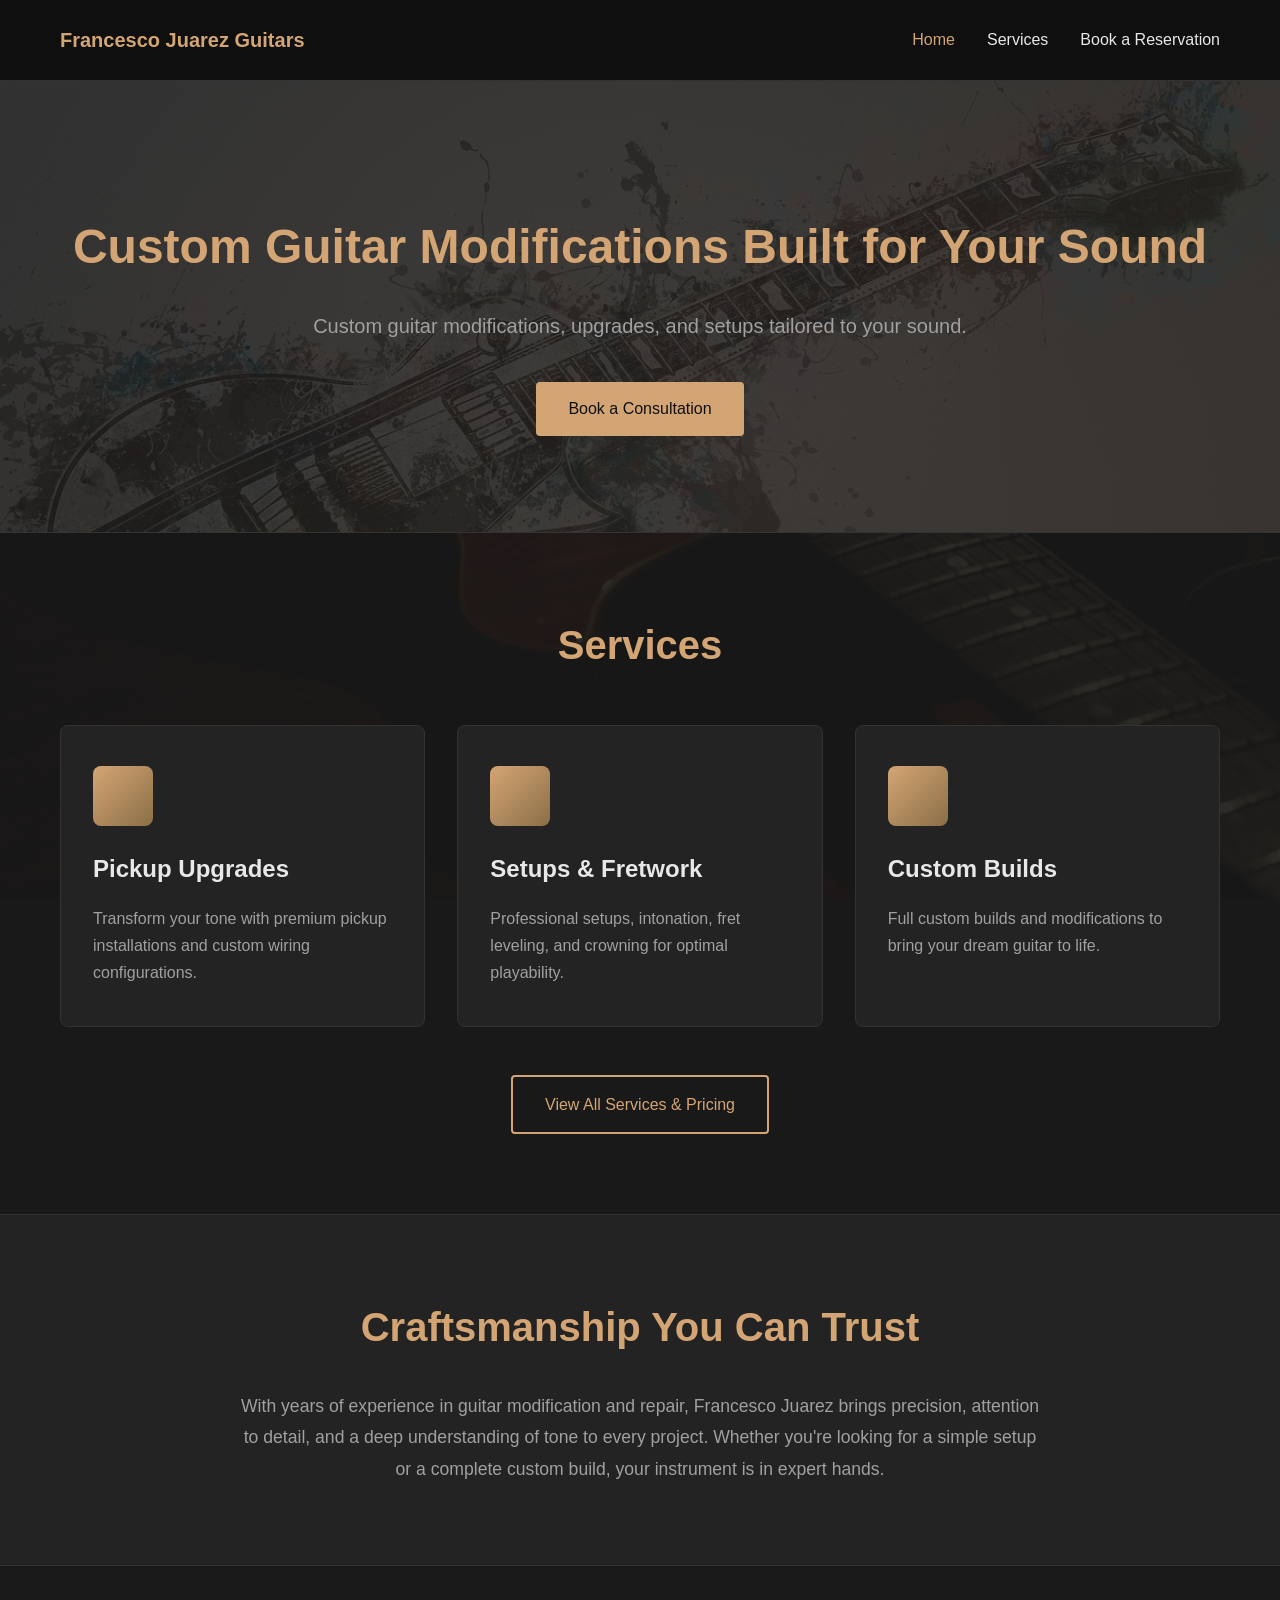
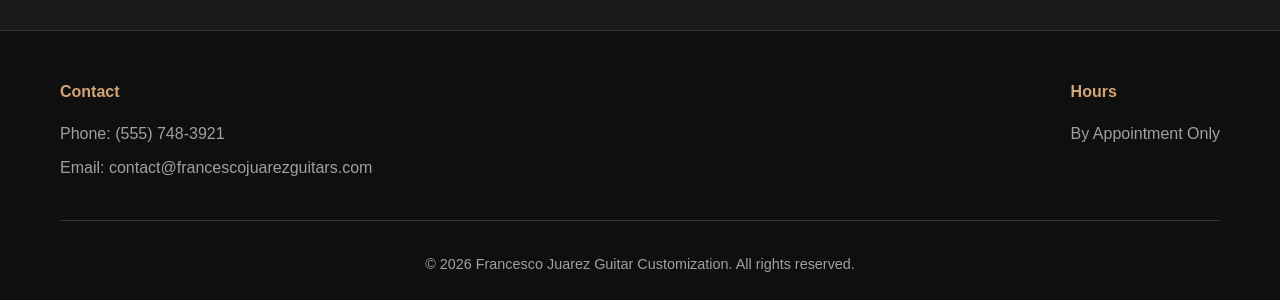
<file: index.html>
<!DOCTYPE html>
<html lang="en">
<head>
    <meta charset="UTF-8">
    <meta name="viewport" content="width=device-width, initial-scale=1.0">
    <title>Francesco Juarez Guitar Customization</title>
    <link rel="stylesheet" href="styles.css">
</head>
<body>
    <nav class="navbar">
        <div class="container">
            <div class="nav-brand">Francesco Juarez Guitars</div>
            <ul class="nav-links">
                <li><a href="index.html" class="active">Home</a></li>
                <li><a href="services.html">Services</a></li>
                <li><a href="book.html">Book a Reservation</a></li>
            </ul>
        </div>
    </nav>

    <section class="hero hero-with-bg">
    <div class="hero-overlay"></div>
    <div class="container hero-content">
        <h1>Custom Guitar Modifications Built for Your Sound</h1>
        <p class="hero-subtitle">Custom guitar modifications, upgrades, and setups tailored to your sound.</p>
        <a href="book.html" class="btn btn-primary">Book a Consultation</a>
    </div>
</section>

    <section class="services-preview services-with-bg">
    <div class="services-overlay"></div>
    <div class="container">
        <h2>Services</h2>
        <div class="services-grid">
            <div class="service-card">
                <div class="service-icon"></div>
                <h3>Pickup Upgrades</h3>
                <p>Transform your tone with premium pickup installations and custom wiring configurations.</p>
            </div>
            <div class="service-card">
                <div class="service-icon"></div>
                <h3>Setups & Fretwork</h3>
                <p>Professional setups, intonation, fret leveling, and crowning for optimal playability.</p>
            </div>
            <div class="service-card">
                <div class="service-icon"></div>
                <h3>Custom Builds</h3>
                <p>Full custom builds and modifications to bring your dream guitar to life.</p>
            </div>
        </div>
        <div class="services-cta">
            <a href="services.html" class="btn btn-secondary">View All Services & Pricing</a>
        </div>
    </div>
</section>

    <section class="about">
        <div class="container">
            <h2>Craftsmanship You Can Trust</h2>
            <p>With years of experience in guitar modification and repair, Francesco Juarez brings precision, attention to detail, and a deep understanding of tone to every project. Whether you're looking for a simple setup or a complete custom build, your instrument is in expert hands.</p>
        </div>
    </section>

    <footer class="footer">
        <div class="container">
            <div class="footer-content">
                <div class="footer-section">
                    <h4>Contact</h4>
                    <p>Phone: (555) 748-3921</p>
                    <p>Email: contact@francescojuarezguitars.com</p>
                </div>
                <div class="footer-section">
                    <h4>Hours</h4>
                    <p>By Appointment Only</p>
                </div>
            </div>
            <div class="footer-bottom">
                <p>&copy; 2026 Francesco Juarez Guitar Customization. All rights reserved.</p>
            </div>
        </div>
    </footer>
</body>
</html>

<!-- force rebuild -->
</file>
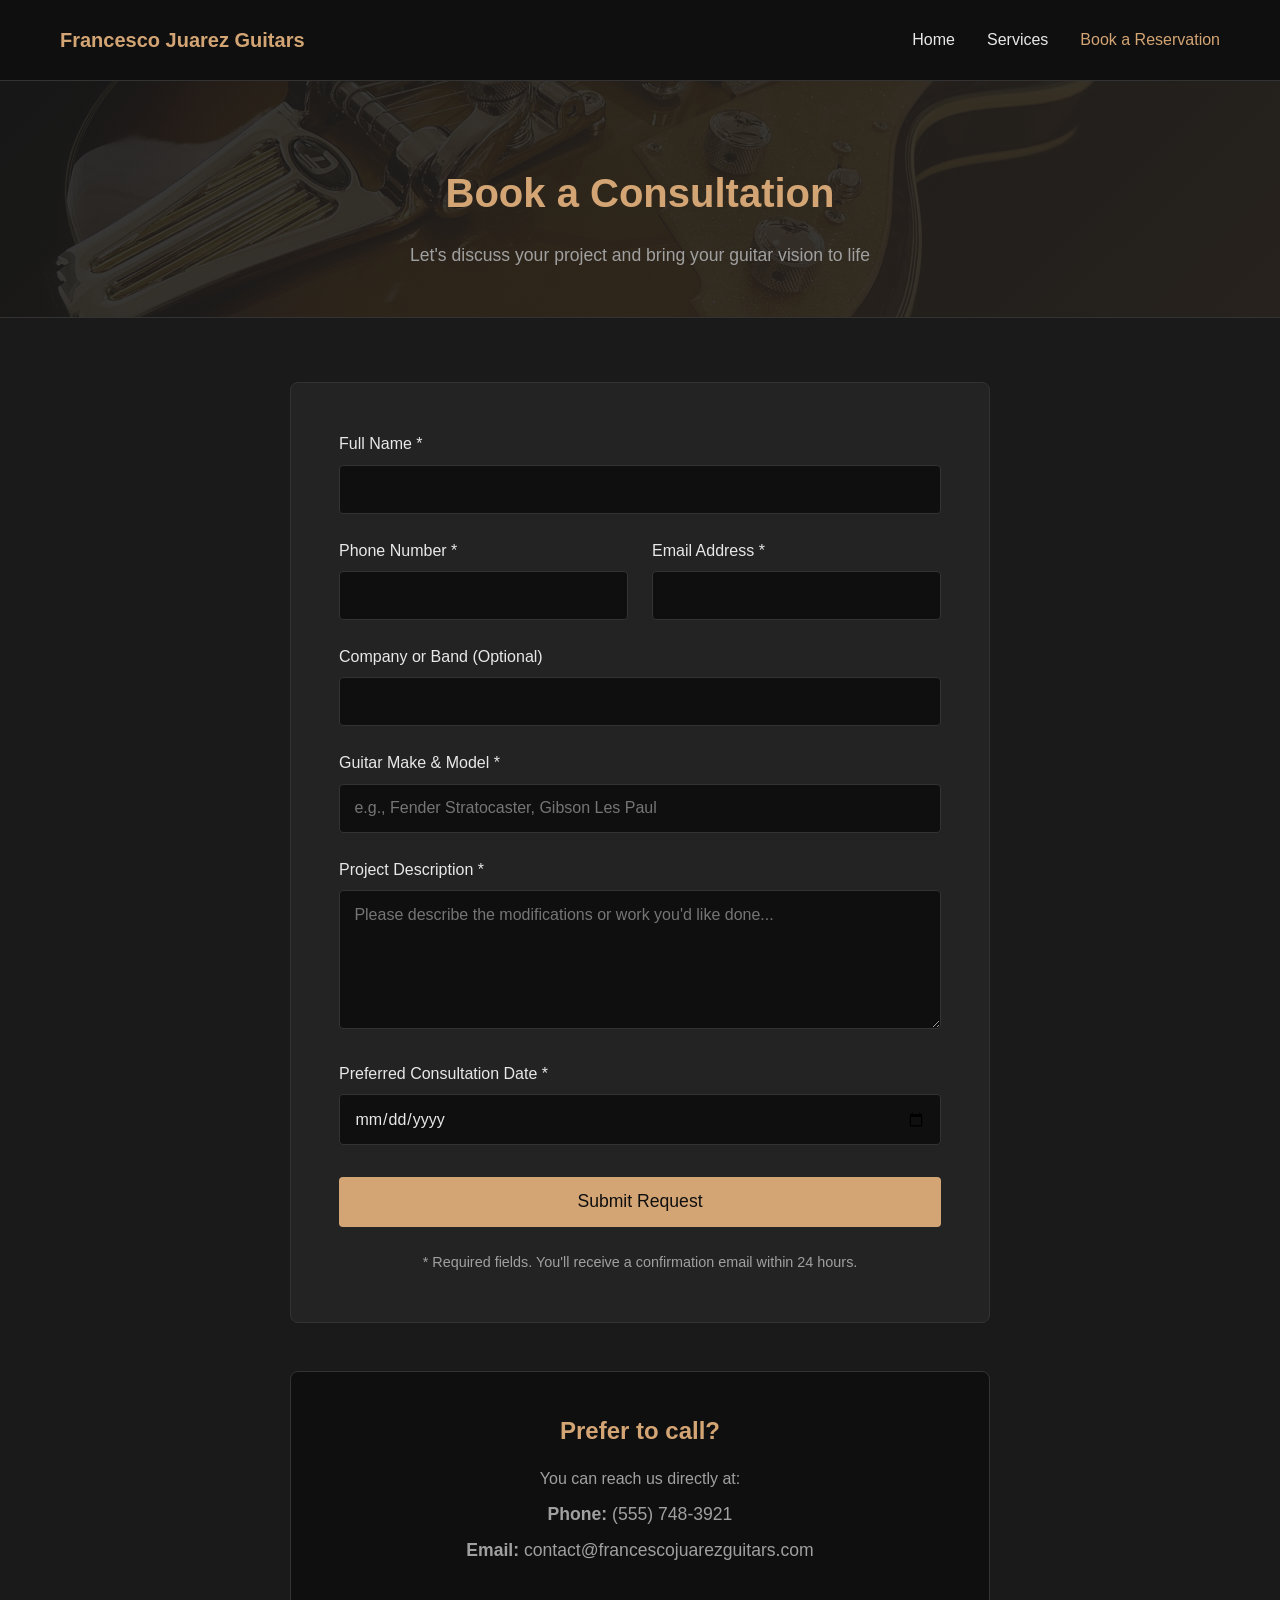
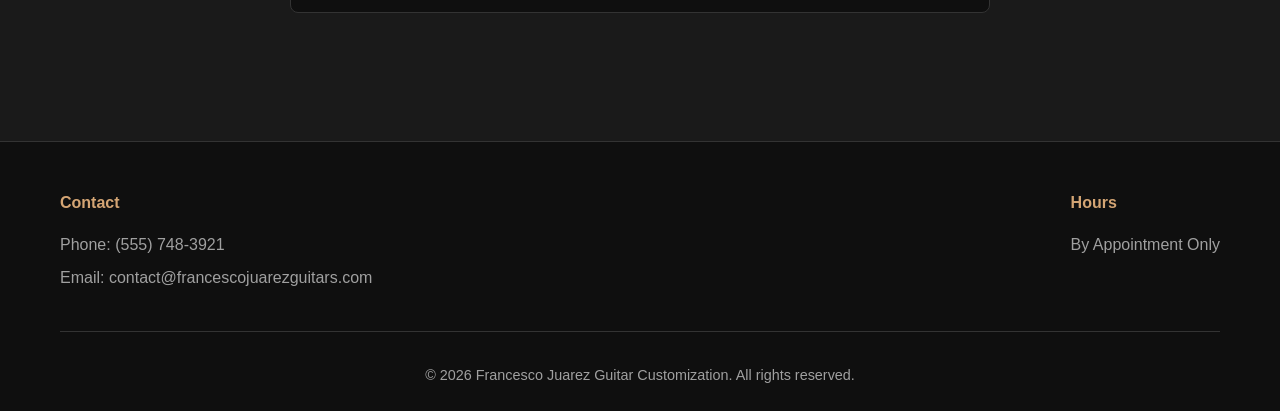
<file: book.html>
<!DOCTYPE html>
<html lang="en">
<head>
    <meta charset="UTF-8">
    <meta name="viewport" content="width=device-width, initial-scale=1.0">
    <title>Book a Reservation - Francesco Juarez Guitar Customization</title>
    <link rel="stylesheet" href="styles.css">
</head>
<body>
    <nav class="navbar">
        <div class="container">
            <div class="nav-brand">Francesco Juarez Guitars</div>
            <ul class="nav-links">
                <li><a href="index.html">Home</a></li>
                <li><a href="services.html">Services</a></li>
                <li><a href="book.html" class="active">Book a Reservation</a></li>
            </ul>
        </div>
    </nav>

   <section class="page-header page-header-with-bg">
    <div class="page-header-overlay"></div>
    <div class="container page-header-content">
        <h1>Book a Consultation</h1>
        <p>Let's discuss your project and bring your guitar vision to life</p>
    </div>
</section>

    <section class="booking-form">
        <div class="container">
            <form action="#" method="POST" class="consultation-form">
                <div class="form-group">
                    <label for="full-name">Full Name *</label>
                    <input type="text" id="full-name" name="full-name" required>
                </div>

                <div class="form-row">
                    <div class="form-group">
                        <label for="phone">Phone Number *</label>
                        <input type="tel" id="phone" name="phone" required>
                    </div>

                    <div class="form-group">
                        <label for="email">Email Address *</label>
                        <input type="email" id="email" name="email" required>
                    </div>
                </div>

                <div class="form-group">
                    <label for="company">Company or Band (Optional)</label>
                    <input type="text" id="company" name="company">
                </div>

                <div class="form-group">
                    <label for="guitar-model">Guitar Make & Model *</label>
                    <input type="text" id="guitar-model" name="guitar-model" placeholder="e.g., Fender Stratocaster, Gibson Les Paul" required>
                </div>

                <div class="form-group">
                    <label for="project-description">Project Description *</label>
                    <textarea id="project-description" name="project-description" rows="6" placeholder="Please describe the modifications or work you'd like done..." required></textarea>
                </div>

                <div class="form-group">
                    <label for="preferred-date">Preferred Consultation Date *</label>
                    <input type="date" id="preferred-date" name="preferred-date" required>
                </div>

                <div class="form-submit">
                    <button type="submit" class="btn btn-primary">Submit Request</button>
                </div>

                <p class="form-note">* Required fields. You'll receive a confirmation email within 24 hours.</p>
            </form>

            <div class="contact-info-box">
                <h3>Prefer to call?</h3>
                <p>You can reach us directly at:</p>
                <p class="contact-detail"><strong>Phone:</strong> (555) 748-3921</p>
                <p class="contact-detail"><strong>Email:</strong> contact@francescojuarezguitars.com</p>
            </div>
        </div>
    </section>

    <footer class="footer">
        <div class="container">
            <div class="footer-content">
                <div class="footer-section">
                    <h4>Contact</h4>
                    <p>Phone: (555) 748-3921</p>
                    <p>Email: contact@francescojuarezguitars.com</p>
                </div>
                <div class="footer-section">
                    <h4>Hours</h4>
                    <p>By Appointment Only</p>
                </div>
            </div>
            <div class="footer-bottom">
                <p>&copy; 2026 Francesco Juarez Guitar Customization. All rights reserved.</p>
            </div>
        </div>
    </footer>
</body>
</html>
</file>
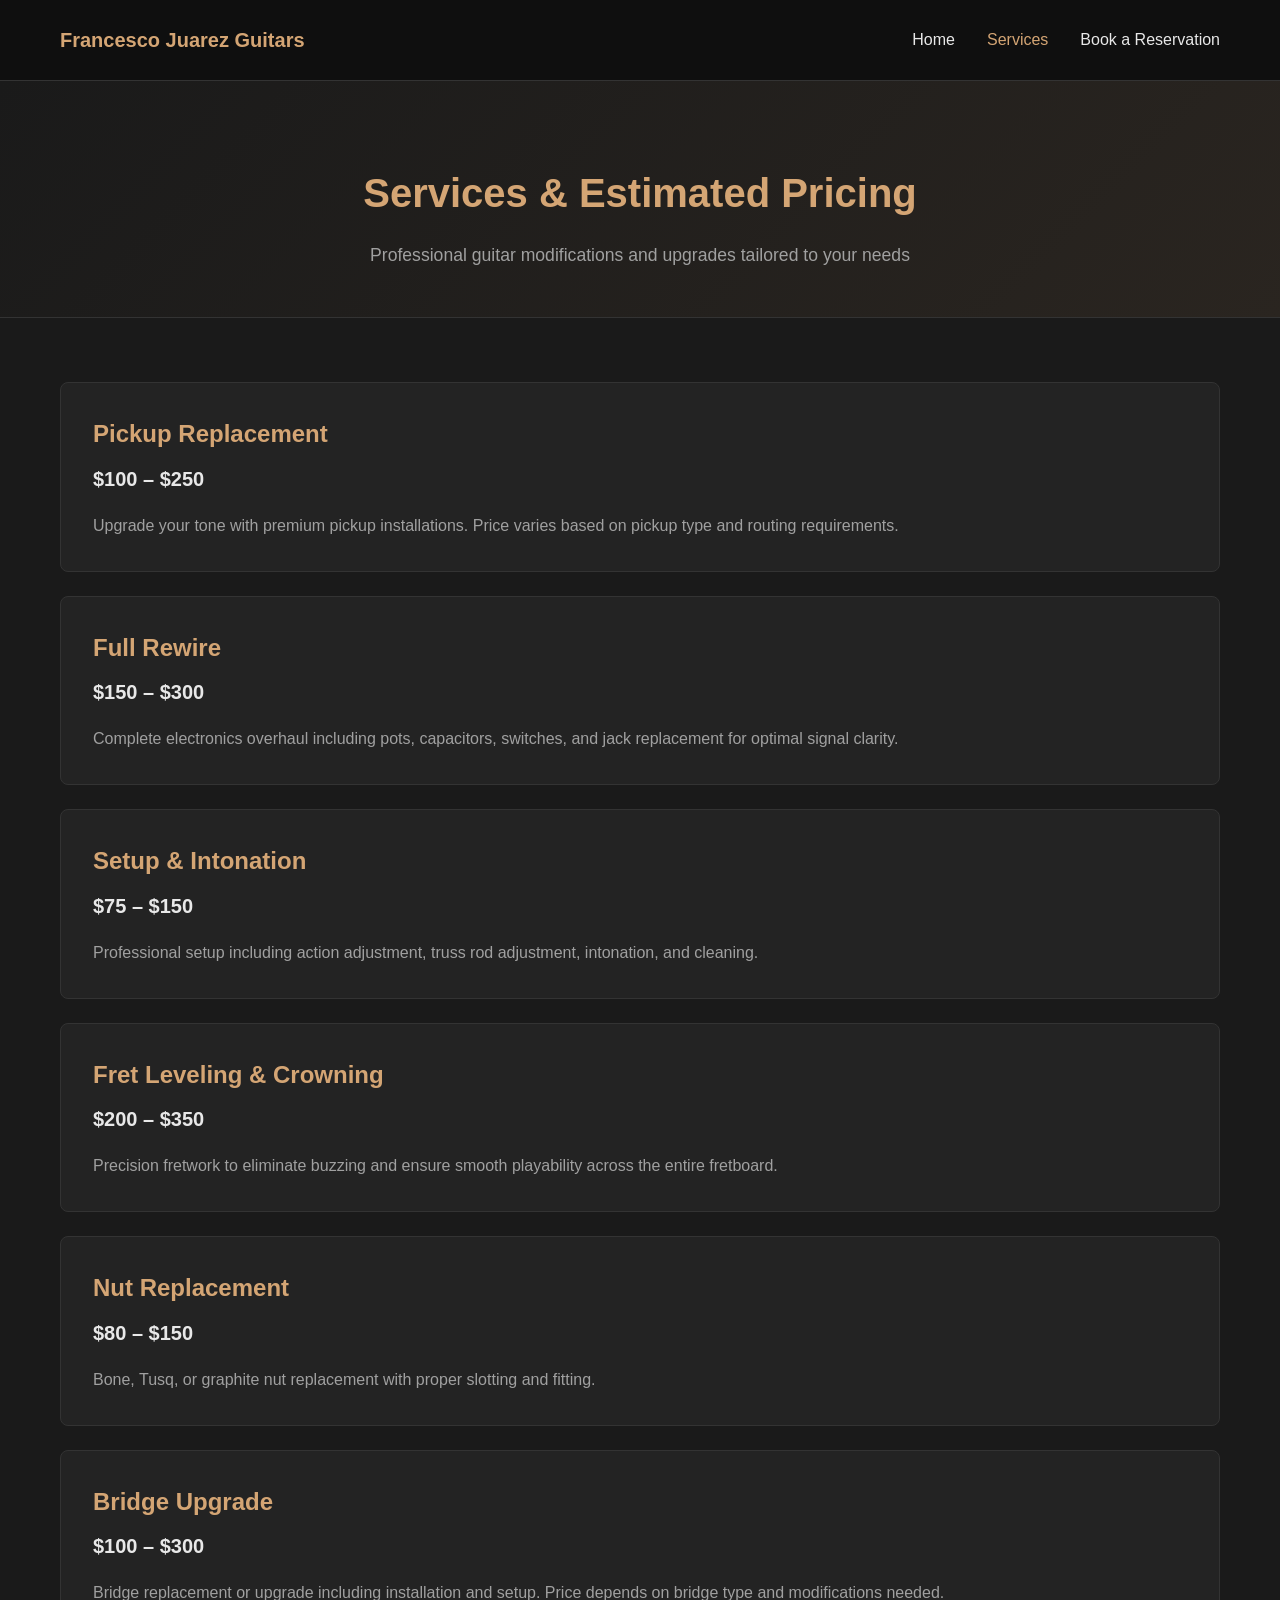
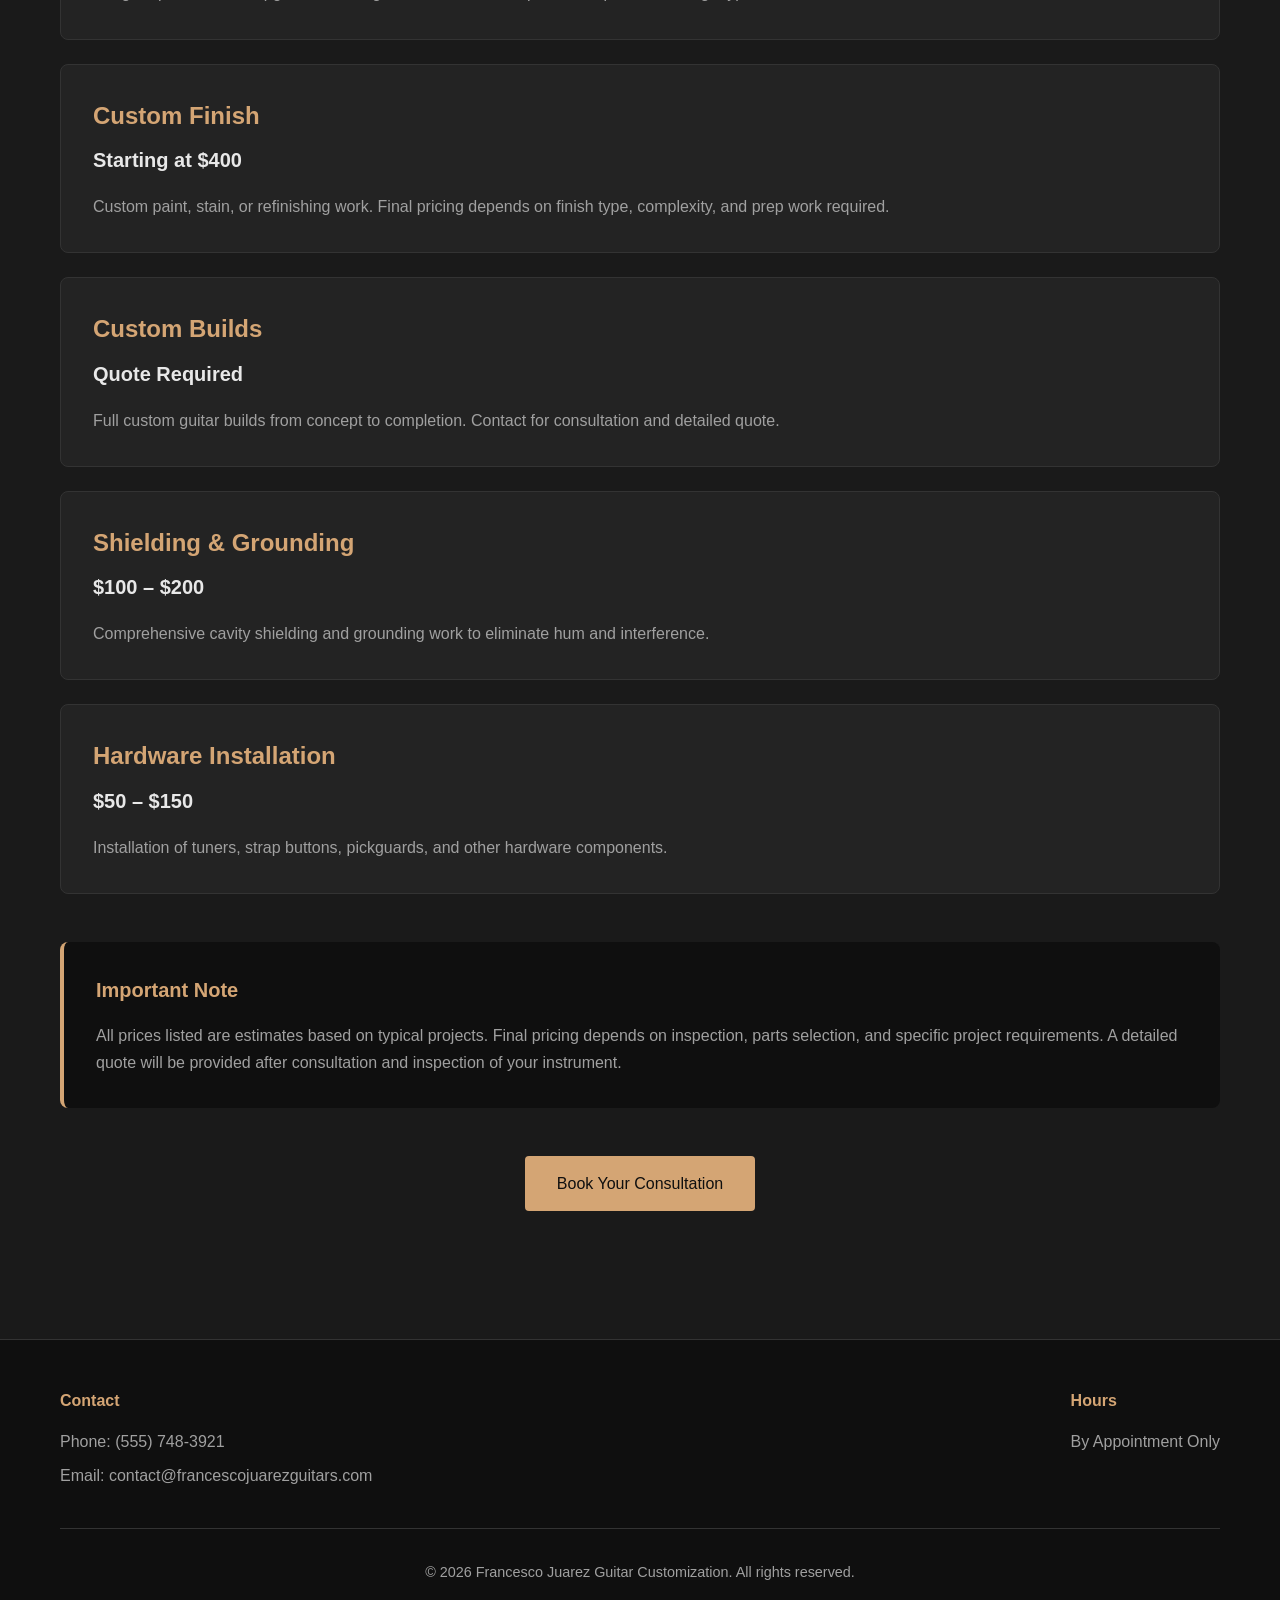
<file: services.html>
<!DOCTYPE html>
<html lang="en">
<head>
    <meta charset="UTF-8">
    <meta name="viewport" content="width=device-width, initial-scale=1.0">
    <title>Services & Pricing - Francesco Juarez Guitar Customization</title>
    <link rel="stylesheet" href="styles.css">
</head>
<body>
    <nav class="navbar">
        <div class="container">
            <div class="nav-brand">Francesco Juarez Guitars</div>
            <ul class="nav-links">
                <li><a href="index.html">Home</a></li>
                <li><a href="services.html" class="active">Services</a></li>
                <li><a href="book.html">Book a Reservation</a></li>
            </ul>
        </div>
    </nav>

    <section class="page-header">
        <div class="container">
            <h1>Services & Estimated Pricing</h1>
            <p>Professional guitar modifications and upgrades tailored to your needs</p>
        </div>
    </section>

    <section class="services-detail">
        <div class="container">
            <div class="service-item">
                <h3>Pickup Replacement</h3>
                <p class="price">$100 – $250</p>
                <p>Upgrade your tone with premium pickup installations. Price varies based on pickup type and routing requirements.</p>
            </div>

            <div class="service-item">
                <h3>Full Rewire</h3>
                <p class="price">$150 – $300</p>
                <p>Complete electronics overhaul including pots, capacitors, switches, and jack replacement for optimal signal clarity.</p>
            </div>

            <div class="service-item">
                <h3>Setup & Intonation</h3>
                <p class="price">$75 – $150</p>
                <p>Professional setup including action adjustment, truss rod adjustment, intonation, and cleaning.</p>
            </div>

            <div class="service-item">
                <h3>Fret Leveling & Crowning</h3>
                <p class="price">$200 – $350</p>
                <p>Precision fretwork to eliminate buzzing and ensure smooth playability across the entire fretboard.</p>
            </div>

            <div class="service-item">
                <h3>Nut Replacement</h3>
                <p class="price">$80 – $150</p>
                <p>Bone, Tusq, or graphite nut replacement with proper slotting and fitting.</p>
            </div>

            <div class="service-item">
                <h3>Bridge Upgrade</h3>
                <p class="price">$100 – $300</p>
                <p>Bridge replacement or upgrade including installation and setup. Price depends on bridge type and modifications needed.</p>
            </div>

            <div class="service-item">
                <h3>Custom Finish</h3>
                <p class="price">Starting at $400</p>
                <p>Custom paint, stain, or refinishing work. Final pricing depends on finish type, complexity, and prep work required.</p>
            </div>

            <div class="service-item">
                <h3>Custom Builds</h3>
                <p class="price">Quote Required</p>
                <p>Full custom guitar builds from concept to completion. Contact for consultation and detailed quote.</p>
            </div>

            <div class="service-item">
                <h3>Shielding & Grounding</h3>
                <p class="price">$100 – $200</p>
                <p>Comprehensive cavity shielding and grounding work to eliminate hum and interference.</p>
            </div>

            <div class="service-item">
                <h3>Hardware Installation</h3>
                <p class="price">$50 – $150</p>
                <p>Installation of tuners, strap buttons, pickguards, and other hardware components.</p>
            </div>

            <div class="disclaimer">
                <h4>Important Note</h4>
                <p>All prices listed are estimates based on typical projects. Final pricing depends on inspection, parts selection, and specific project requirements. A detailed quote will be provided after consultation and inspection of your instrument.</p>
            </div>

            <div class="services-cta">
                <a href="book.html" class="btn btn-primary">Book Your Consultation</a>
            </div>
        </div>
    </section>

    <footer class="footer">
        <div class="container">
            <div class="footer-content">
                <div class="footer-section">
                    <h4>Contact</h4>
                    <p>Phone: (555) 748-3921</p>
                    <p>Email: contact@francescojuarezguitars.com</p>
                </div>
                <div class="footer-section">
                    <h4>Hours</h4>
                    <p>By Appointment Only</p>
                </div>
            </div>
            <div class="footer-bottom">
                <p>&copy; 2026 Francesco Juarez Guitar Customization. All rights reserved.</p>
            </div>
        </div>
    </footer>
</body>
</html>
</file>
<file: styles.css>
* {
    margin: 0;
    padding: 0;
    box-sizing: border-box;
}

:root {
    --primary-color: #d4a574;
    --secondary-color: #8b6f47;
    --dark-bg: #1a1a1a;
    --darker-bg: #0f0f0f;
    --card-bg: #232323;
    --text-light: #e8e8e8;
    --text-gray: #a0a0a0;
    --border-color: #333;
}

body {
    font-family: -apple-system, BlinkMacSystemFont, 'Segoe UI', Roboto, Oxygen, Ubuntu, Cantarell, sans-serif;
    background-color: var(--dark-bg);
    color: var(--text-light);
    line-height: 1.6;
}

.container {
    max-width: 1200px;
    margin: 0 auto;
    padding: 0 20px;
}

/* Navigation */
.navbar {
    background-color: var(--darker-bg);
    padding: 1.5rem 0;
    border-bottom: 1px solid var(--border-color);
    position: sticky;
    top: 0;
    z-index: 100;
}

.navbar .container {
    display: flex;
    justify-content: space-between;
    align-items: center;
}

.nav-brand {
    font-size: 1.25rem;
    font-weight: 600;
    color: var(--primary-color);
}

.nav-links {
    display: flex;
    list-style: none;
    gap: 2rem;
}

.nav-links a {
    color: var(--text-light);
    text-decoration: none;
    transition: color 0.3s;
}

.nav-links a:hover,
.nav-links a.active {
    color: var(--primary-color);
}

/* Hero Section */
.hero {
    background: linear-gradient(135deg, #1a1a1a 0%, #2a2520 100%);
    padding: 8rem 0 6rem;
    text-align: center;
    border-bottom: 1px solid var(--border-color);
}

.hero h1 {
    font-size: 3rem;
    margin-bottom: 1.5rem;
    color: var(--primary-color);
    font-weight: 700;
}

.hero-subtitle {
    font-size: 1.25rem;
    color: var(--text-gray);
    margin-bottom: 2.5rem;
    max-width: 700px;
    margin-left: auto;
    margin-right: auto;
}

/* Buttons */
.btn {
    display: inline-block;
    padding: 0.9rem 2rem;
    text-decoration: none;
    border-radius: 4px;
    transition: all 0.3s;
    font-weight: 500;
    border: none;
    cursor: pointer;
    font-size: 1rem;
}

.btn-primary {
    background-color: var(--primary-color);
    color: var(--darker-bg);
}

.btn-primary:hover {
    background-color: #e0b586;
    transform: translateY(-2px);
}

.btn-secondary {
    background-color: transparent;
    color: var(--primary-color);
    border: 2px solid var(--primary-color);
}

.btn-secondary:hover {
    background-color: var(--primary-color);
    color: var(--darker-bg);
}

/* Services Preview */
.services-preview {
    padding: 5rem 0;
}

.services-preview h2 {
    text-align: center;
    font-size: 2.5rem;
    margin-bottom: 3rem;
    color: var(--primary-color);
}

.services-grid {
    display: flex;
    gap: 2rem;
    margin-bottom: 3rem;
}

.service-card {
    flex: 1;
    background-color: var(--card-bg);
    padding: 2.5rem 2rem;
    border-radius: 8px;
    border: 1px solid var(--border-color);
    transition: transform 0.3s, border-color 0.3s;
}

.service-card:hover {
    transform: translateY(-5px);
    border-color: var(--primary-color);
}

.service-icon {
    width: 60px;
    height: 60px;
    background: linear-gradient(135deg, var(--primary-color), var(--secondary-color));
    border-radius: 8px;
    margin-bottom: 1.5rem;
}

.service-card h3 {
    font-size: 1.5rem;
    margin-bottom: 1rem;
    color: var(--text-light);
}

.service-card p {
    color: var(--text-gray);
    line-height: 1.7;
}

.services-cta {
    text-align: center;
}

/* About Section */
.about {
    padding: 5rem 0;
    background-color: var(--card-bg);
    border-top: 1px solid var(--border-color);
    border-bottom: 1px solid var(--border-color);
}

.about h2 {
    text-align: center;
    font-size: 2.5rem;
    margin-bottom: 2rem;
    color: var(--primary-color);
}

.about p {
    max-width: 800px;
    margin: 0 auto;
    text-align: center;
    font-size: 1.1rem;
    color: var(--text-gray);
    line-height: 1.8;
}

/* Page Header */
.page-header {
    background: linear-gradient(135deg, #1a1a1a 0%, #2a2520 100%);
    padding: 5rem 0 3rem;
    text-align: center;
    border-bottom: 1px solid var(--border-color);
}

.page-header h1 {
    font-size: 2.5rem;
    margin-bottom: 1rem;
    color: var(--primary-color);
}

.page-header p {
    font-size: 1.1rem;
    color: var(--text-gray);
}

/* Services Detail */
.services-detail {
    padding: 4rem 0;
}

.service-item {
    background-color: var(--card-bg);
    padding: 2rem;
    margin-bottom: 1.5rem;
    border-radius: 8px;
    border: 1px solid var(--border-color);
}

.service-item h3 {
    font-size: 1.5rem;
    margin-bottom: 0.5rem;
    color: var(--primary-color);
}

.service-item .price {
    font-size: 1.25rem;
    color: var(--text-light);
    font-weight: 600;
    margin-bottom: 1rem;
}

.service-item p {
    color: var(--text-gray);
    line-height: 1.7;
}

.disclaimer {
    background-color: var(--darker-bg);
    padding: 2rem;
    margin: 3rem 0;
    border-radius: 8px;
    border-left: 4px solid var(--primary-color);
}

.disclaimer h4 {
    color: var(--primary-color);
    margin-bottom: 1rem;
    font-size: 1.25rem;
}

.disclaimer p {
    color: var(--text-gray);
    line-height: 1.7;
}

/* Booking Form */
.booking-form {
    padding: 4rem 0;
}

.consultation-form {
    max-width: 700px;
    margin: 0 auto 3rem;
    background-color: var(--card-bg);
    padding: 3rem;
    border-radius: 8px;
    border: 1px solid var(--border-color);
}

.form-group {
    margin-bottom: 1.5rem;
}

.form-row {
    display: flex;
    gap: 1.5rem;
}

.form-row .form-group {
    flex: 1;
}

.form-group label {
    display: block;
    margin-bottom: 0.5rem;
    color: var(--text-light);
    font-weight: 500;
}

.form-group input,
.form-group textarea {
    width: 100%;
    padding: 0.9rem;
    background-color: var(--darker-bg);
    border: 1px solid var(--border-color);
    border-radius: 4px;
    color: var(--text-light);
    font-size: 1rem;
    font-family: inherit;
    transition: border-color 0.3s;
}

.form-group input:focus,
.form-group textarea:focus {
    outline: none;
    border-color: var(--primary-color);
}

.form-group textarea {
    resize: vertical;
}

.form-submit {
    margin-top: 2rem;
}

.form-submit .btn {
    width: 100%;
    font-size: 1.1rem;
}

.form-note {
    margin-top: 1.5rem;
    text-align: center;
    color: var(--text-gray);
    font-size: 0.9rem;
}

.contact-info-box {
    max-width: 700px;
    margin: 0 auto;
    text-align: center;
    background-color: var(--darker-bg);
    padding: 2.5rem;
    border-radius: 8px;
    border: 1px solid var(--border-color);
}

.contact-info-box h3 {
    color: var(--primary-color);
    margin-bottom: 1rem;
    font-size: 1.5rem;
}

.contact-info-box p {
    color: var(--text-gray);
    margin-bottom: 0.5rem;
}

.contact-detail {
    color: var(--text-light);
    font-size: 1.1rem;
}

/* Footer */
.footer {
    background-color: var(--darker-bg);
    padding: 3rem 0 1.5rem;
    border-top: 1px solid var(--border-color);
    margin-top: 4rem;
}

.footer-content {
    display: flex;
    justify-content: space-between;
    margin-bottom: 2rem;
}

.footer-section h4 {
    color: var(--primary-color);
    margin-bottom: 1rem;
}

.footer-section p {
    color: var(--text-gray);
    margin-bottom: 0.5rem;
}

.footer-bottom {
    text-align: center;
    padding-top: 2rem;
    border-top: 1px solid var(--border-color);
}

.footer-bottom p {
    color: var(--text-gray);
    font-size: 0.9rem;
}

/* Mobile Responsive */
@media (max-width: 768px) {
    .nav-links {
        gap: 1rem;
        font-size: 0.9rem;
    }

    .hero h1 {
        font-size: 2rem;
    }

    .hero-subtitle {
        font-size: 1rem;
    }

    .services-grid {
        flex-direction: column;
    }

    .form-row {
        flex-direction: column;
    }

    .footer-content {
        flex-direction: column;
        gap: 2rem;
        text-align: center;
    }

    .page-header h1 {
        font-size: 2rem;
    }

    .consultation-form {
        padding: 2rem 1.5rem;
    }
}

@media (max-width: 480px) {
    .navbar .container {
        flex-direction: column;
        gap: 1rem;
    }

    .nav-links {
        flex-direction: column;
        text-align: center;
        gap: 0.5rem;
    }

    .hero {
        padding: 4rem 0 3rem;
    }

    .hero h1 {
        font-size: 1.75rem;
    }
}
/* Hero Section with Background */
.hero-with-bg {
    position: relative;
    background-image: url('../images/guitar-hero.jpg');
    background-size: cover;
    background-position: center;
    background-attachment: fixed;
}

.hero-overlay {
    position: absolute;
    top: 0;
    left: 0;
    width: 100%;
    height: 100%;
    background: linear-gradient(135deg, rgba(26, 26, 26, 0.85) 0%, rgba(42, 37, 32, 0.9) 100%);
}

.hero-content {
    position: relative;
    z-index: 1;
}

/* Services Section with Background */
.services-with-bg {
    position: relative;
    background-image: url('../images/guitar-workshop.jpg');
    background-size: cover;
    background-position: center;
    background-attachment: fixed;
}

.services-overlay {
    position: absolute;
    top: 0;
    left: 0;
    width: 100%;
    height: 100%;
    background-color: rgba(26, 26, 26, 0.92);
}

.services-with-bg .container {
    position: relative;
    z-index: 1;
}

/* Page Header with Background */
.page-header-with-bg {
    position: relative;
    background-image: url('../images/guitar-detail.jpg');
    background-size: cover;
    background-position: center;
}

.page-header-overlay {
    position: absolute;
    top: 0;
    left: 0;
    width: 100%;
    height: 100%;
    background: linear-gradient(135deg, rgba(26, 26, 26, 0.88) 0%, rgba(42, 37, 32, 0.92) 100%);
}

.page-header-content {
    position: relative;
    z-index: 1;
}

/* Mobile Adjustments for Backgrounds */
@media (max-width: 768px) {
    .hero-with-bg,
    .services-with-bg,
    .page-header-with-bg {
        background-attachment: scroll;
    }
}
```

## Folder Structure

Create this folder structure in your project:
```
/
├── index.html
├── services.html
├── book.html
├── styles.css
└── images/
    ├── guitar-hero.jpg
    ├── guitar-workshop.jpg
    └── guitar-detail.jpg
</file>
